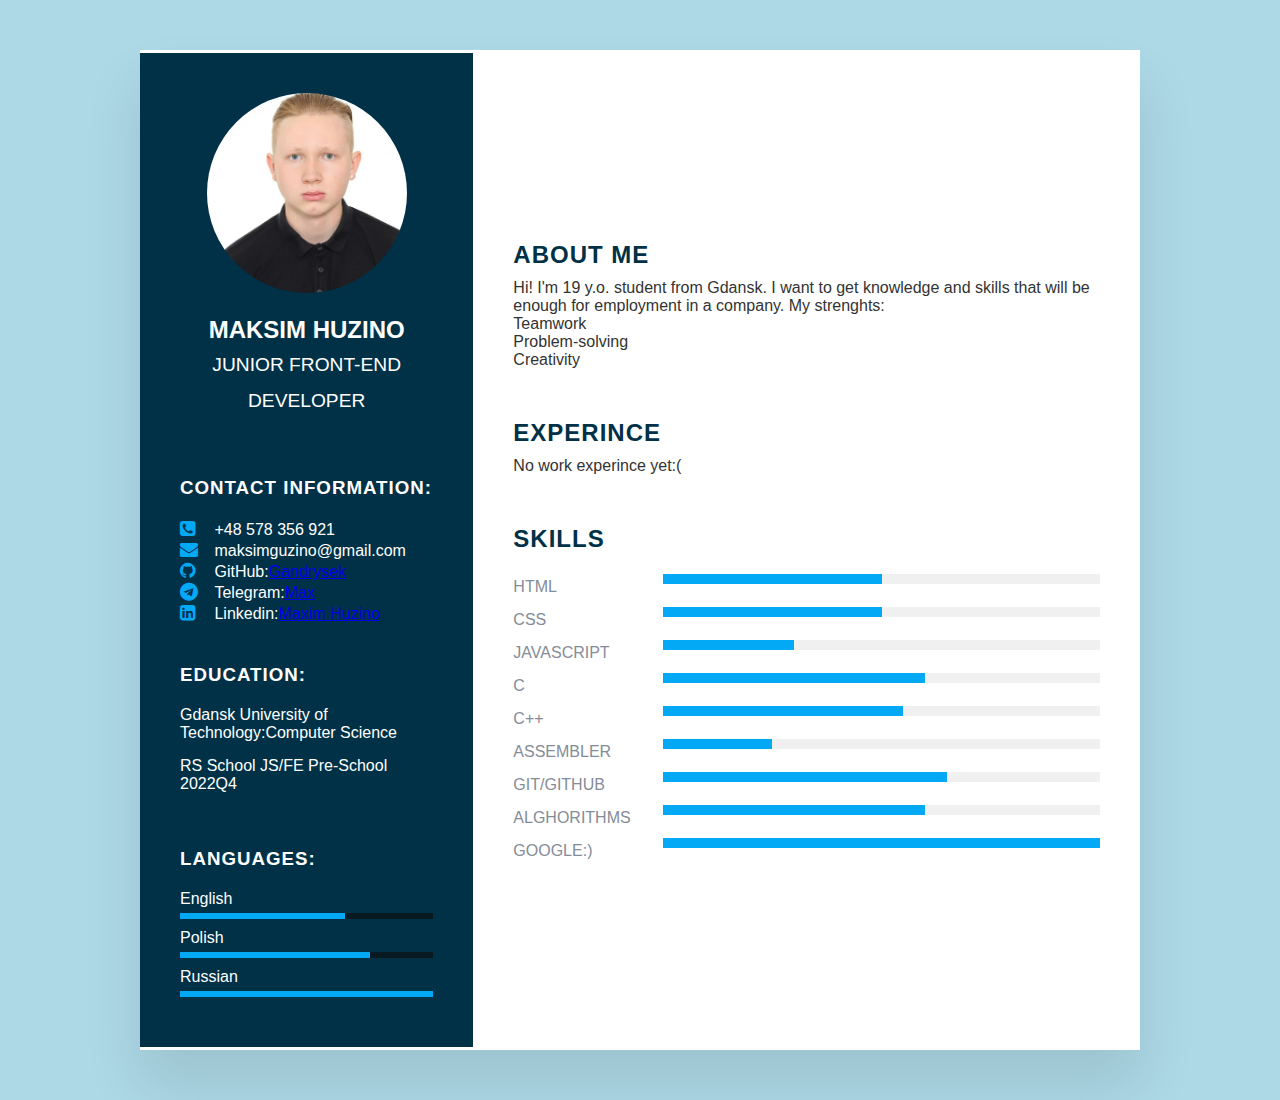
<file: index.html>
<!DOCTYPE html>
<html lang="en">
  <head>
    <meta charset="UTF-8">
    <meta name="viewport" content="width=device-width, initial-scale=1.0">
    <title>CV</title>
    <link rel="stylesheet" href="https://cdnjs.cloudflare.com/ajax/libs/font-awesome/4.7.0/css/font-awesome.css" integrity="sha512-5A8nwdMOWrSz20fDsjczgUidUBR8liPYU+WymTZP1lmY9G6Oc7HlZv156XqnsgNUzTyMefFTcsFH/tnJE/+xBg==" crossorigin="anonymous" referrerpolicy="no-referrer" />
    <link rel="stylesheet" href="style.css">
  </head>
  <body>
    <header></header>
    <main>
   <div class="container">
   <div class="left_side">

    <div class="profile-text">
      <div class="imgBox">
        <img class="my-photo" src="assets/me.jpg" alt="my photo" width="200" height="200">
      </div>

      <h2>Maksim Huzino<br><span>Junior Front-end Developer</span></h2>
       
    </div>
     
    <div class="contact-info">
    <h3 class="title">Contact information:</h3>
    <ul>
      <li>
        <span class="icon"><i class="fa fa-phone-square" aria-hidden="true"></i></span>
        <span class="text">+48 578 356 921</span>
      </li>
      <li>
        <span class="icon"><i class="fa fa-envelope" aria-hidden="true"></i></span>
        <span class="text" >maksimguzino@gmail.com</span>
      </li>
      <li>
        <span class="icon"><i class="fa fa-github" aria-hidden="true"></i></span>
        <span class="text">GitHub:<a href="https://github.com/Gandrysek">Gandrysek</a></span>
      </li>
      <li>
        <span class="icon"><i class="fa fa-telegram" aria-hidden="true"></i></span>
        <span class="text">Telegram:<a href="https://t.me/raoulfuckingduke">Max</a></span>
      </li>
      <li>
        <span class="icon"><i class="fa fa-linkedin-square" aria-hidden="true"></i></span>
        <span class="text">Linkedin:<a href="https://www.linkedin.com/in/maksim-huzino-a2963a218">Maxim Huzino</a></span>
      </li>
     
      </ul>

   </div>

   <div class="contact-info education">
    <h3 class="title">Education:</h3>
    <ul>
      <li>
        <h4>Gdansk University of Technology:Computer Science</h4> 
      </li>
      
      <li>
        <h4>RS School JS/FE Pre-School 2022Q4</h4>
      </li>
      
     
      </ul>

   </div>

   <div class="contact-info language">
    <h3 class="title">Languages:</h3>
    <ul>
      <li>
        <span class="text">English</span>
        <div class="percent">
          <div style="width:65%;"></div>
        </div>
      </li>
      
      <li>
        <span class="text">Polish</span>
        <div class="percent">
          <div style="width:75%;"></div>
        </div>
      </li>
      <li>
        <span class="text">Russian</span>
        <div class="percent">
        <div style="width:100%;"></div>
      </div>
      </li>
      
     
      </ul>

   </div>
  </div>
   <div class="right_side">
    <div class="about">
      <h2 class="title2">About me</h2>
      <p>Hi! I'm 19 y.o. student from Gdansk.  I want to get knowledge and skills that will be enough for employment in a company.
         My strenghts:<br>
            Teamwork<br>
            Problem-solving<br>
            Creativity </p>
    </div>
    <div class="about">
      <h2 class="title2">Experince</h2>
      <p>No work experince yet:(</p>
    </div>

    <div class="skills">
      <h2 class="title2"> Skills</h2>
      <div class="box">
        <h4>HTML</h4>
        <div class="percent">
          <div style="width:50%;"></div>
        </div>
      </div>
      <div class="box">
        <h4>CSS</h4>
        <div class="percent">
          <div style="width:50%;"></div>
        </div>
      </div>
      <div class="box">
        <h4>JavaScript</h4>
        <div class="percent">
          <div style="width:30%;"></div>
        </div>
      </div>
      <div class="box">
        <h4>C</h4>
        <div class="percent">
          <div style="width:60%;"></div>
        </div>
      </div>
      <div class="box">
        <h4>C++</h4>
        <div class="percent">
          <div style="width:55%;"></div>
        </div>
      </div>
      <div class="box">
        <h4>Assembler</h4>
        <div class="percent">
          <div style="width:25%;"></div>
        </div>
      </div>
      <div class="box">
        <h4>Git/GitHub</h4>
        <div class="percent">
          <div style="width:65%;"></div>
        </div>
      </div>
      <div class="box">
        <h4>Alghorithms</h4>
        <div class="percent">
          <div style="width:60%;"></div>
        </div>
      </div>
      <div class="box">
        <h4>Google:)</h4>
        <div class="percent">
          <div style="width:100%;"></div>
        </div>
      </div>


    </div>

   </div>
   </div>

    </main>

   <footer>
   
   </footer>
   
  </body>
</html>
</file>
<file: style.css>
*{
    margin: 0;
    padding: 0;
    box-sizing: border-box;
    font-family: 'Poppins',sans-serif;
}

body{
    background: lightblue;
    display: flex;
    justify-content: center;
    align-items: center;
    min-height: 100vh;
}

header {
    min-height: 10px;
    background: #000;
    position: relative;
    
}
.container{

    position: relative;
    align-items:center ;
    width: 100%;
    max-width: 1000px;
    min-height: 1000px;
    background: #fff;
    margin: 50px;
    display: grid;
    grid-template-columns:1fr 2fr;
    box-shadow: 0 35px 55px rgba(0,0,0,0.1);


}

.container .left_side{

    position: relative;
    background: #003147;
    padding: 40px;
}

.profile-text{

    position: relative;
    display: flex;
    flex-direction: column;
    align-items: center;
    padding-bottom: 20px;
    border-bottom: 1px sold rgba(255,255,255,0.2);



}

.profile-text .imgBox{

position: relative;
width: 200px;
height: 200px;
border-radius: 50%;
overflow: hidden;

}

.profile-text .imgBox img{

    position: absolute;
    top: 0;
    left:0;
    width: 100%;
    height: 100%;
    object-fit: cover;
}
.profile-text h2{
    color: #fff;
    font-size: 1.5em;
    margin-top: 20px;
    text-transform: uppercase;
    text-align: center;
    font-weight: 600;
    line-height: 1.4em;

}

.profile-text h2 span{

    font-size: 0.8em;
    font-weight: 300;
}
.contact-info{

    padding-top: 40px;
}
.title{

    color:#fff;
    text-transform: uppercase;
    font-weight: 600;
    letter-spacing: 1px;
    margin-bottom: 20px;

}

.contact-info ul{
position: relative;
}

.contact-info ul li{
    position: relative;
    list-style: none;
}

.contact-info ul li .icon{

    display: inline-block;
    width: 30px;
    font-size: 18px;
    color:#03a9f4
}

.contact-info ul li span{

    color:#fff;
    font-weight: 300;
}

.contact-info.education li{

margin-bottom: 15px;

}

.contact-info.education h4{

    color: #fff;
    font-weight: 500;
}

.contact-info.language .percent{

position: relative;
width: 100%;
height: 6px;
background:#081921 ;
display: block;
margin-top: 5px;
margin-bottom: 10px;

}

.contact-info.language .percent div{

    position: absolute;
    top: 0;
    left: 0;
    height: 100%;
    background: #03a9f4;


}

.container .right_side{

    position: relative;
    background: #fff;
    padding: 40px;
}

.about{
margin-bottom: 50px;

}
.about:last-child{
    margin-bottom: 0;

}

.title2{

    color: #003147;
    text-transform: uppercase;
    letter-spacing: 1px;
    margin-bottom: 10px;
    
}
p{

    color:#333;


}

.skills .box{
position: relative;
width: 100%;
display: grid;
grid-template-columns: 150px 1fr;
justify-content: center;
align-items: center;


}

.skills .box h4{

    text-transform: uppercase;
    color: #848c99;
    font-weight: 500;
    padding-top: 15px;


}

.skills .box .percent{
position: relative;
width: 100%;
height: 10px;
background: #f0f0f0;

}

.skills .box .percent div{

position:absolute;
top:0;
left:0;
height: 100%;
background: #03a9f4;



}
</file>
